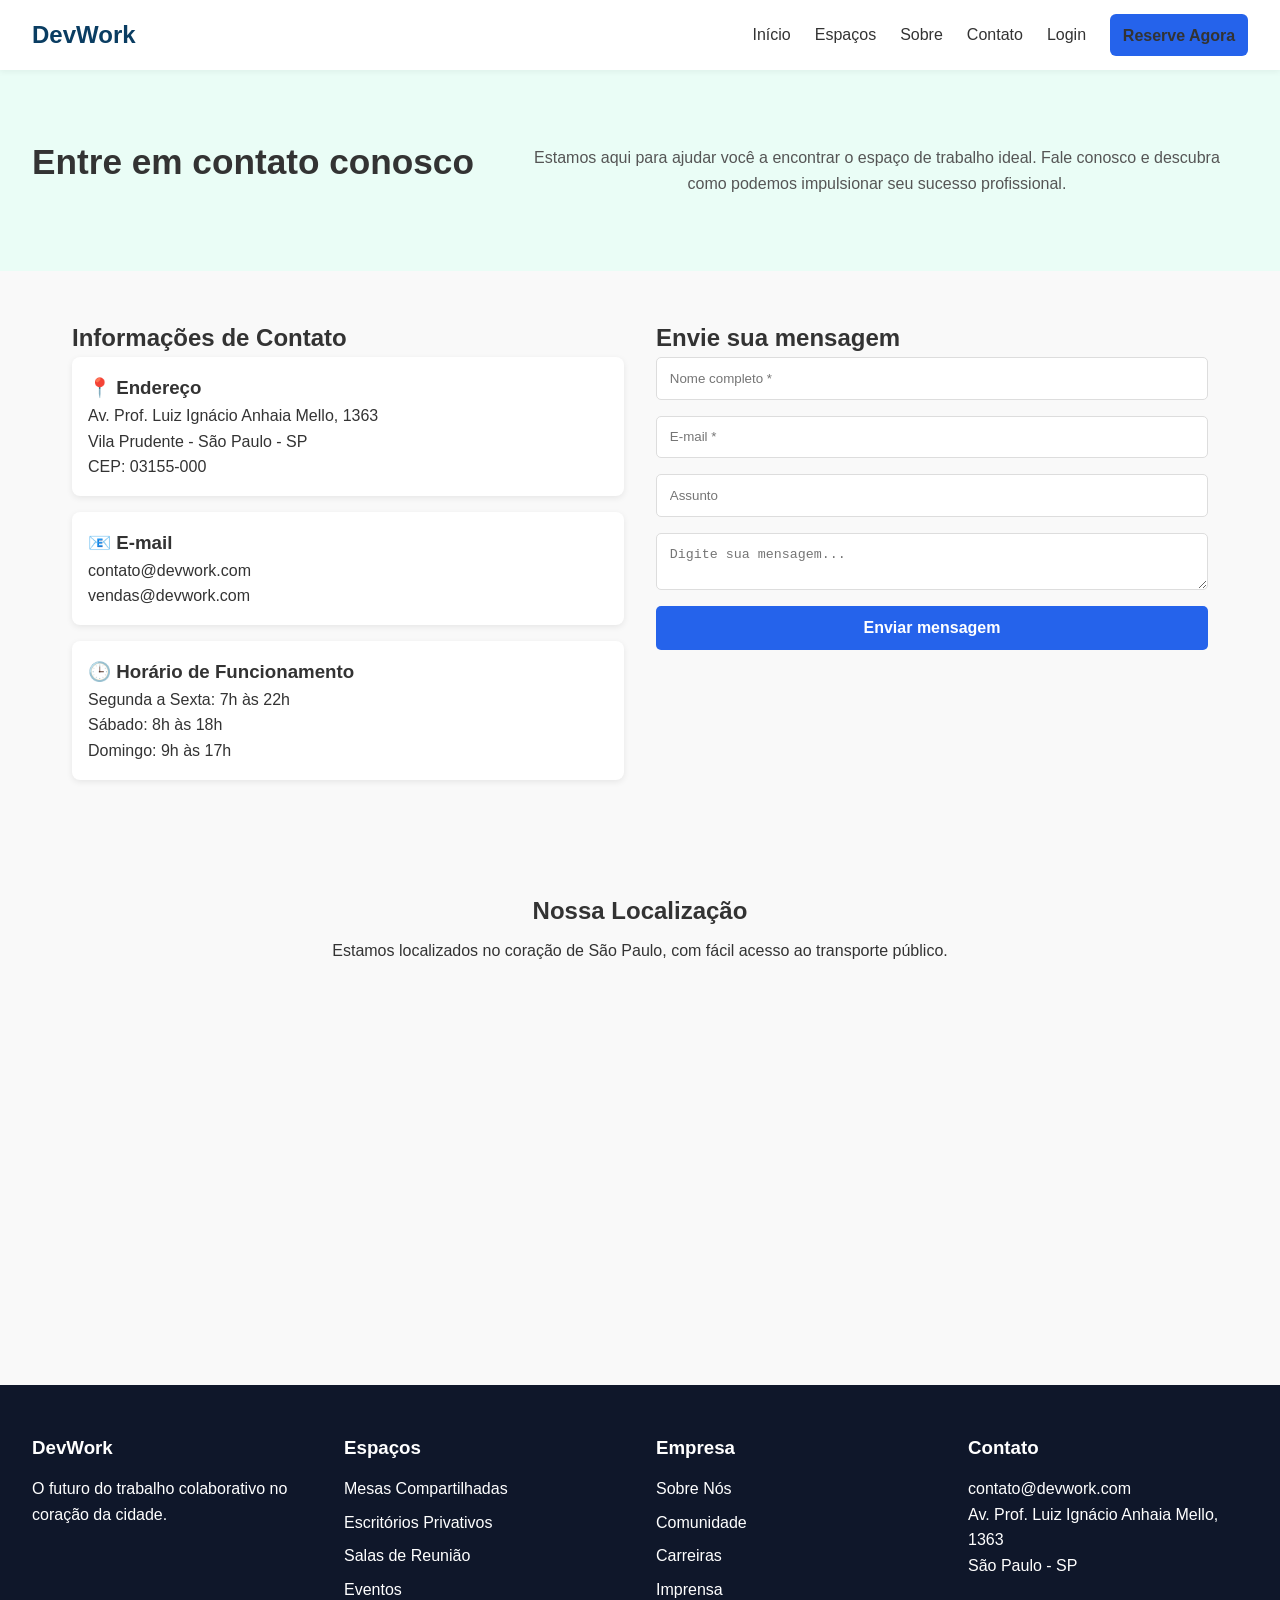
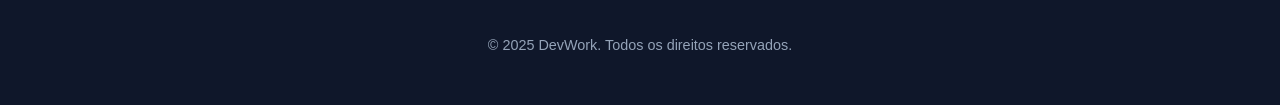
<file: contato.html>
<!DOCTYPE html>
<html lang="pt-BR">
<head>
  <meta charset="UTF-8">
  <meta name="viewport" content="width=device-width, initial-scale=1.0">
  <title>Contato - DevWork Coworking</title>
  <link rel="stylesheet" href="style.css">
</head>
<body>
  <!-- ===== NAVBAR ===== -->
  <header class="navbar">
    <div class="logo">DevWork</div>
    <nav>
      <ul>
        <li><a href="index.html">Início</a></li>
        <li><a href="espacos.html">Espaços</a></li>
        <li><a href="sobre.html">Sobre</a></li>
        <li><a href="contato.html" class="active">Contato</a></li>
        <li><a href="login.html" class="btn-login">Login</a></li>
        <li><a href="reservar.html" class="btn-primary">Reserve Agora</a></li>
      </ul>
    </nav>
  </header>

  <!-- ===== HERO CONTATO ===== -->
  <section class="hero hero-contato">
    <h1>Entre em contato conosco</h1>
    <p>Estamos aqui para ajudar você a encontrar o espaço de trabalho ideal.  
    Fale conosco e descubra como podemos impulsionar seu sucesso profissional.</p>
  </section>

  <!-- ===== SEÇÃO DE CONTATO ===== -->
  <section class="contato-info">
    <div class="info-box">
      <h2>Informações de Contato</h2>
      <div class="card">
        <h3>📍 Endereço</h3>
        <p>Av. Prof. Luiz Ignácio Anhaia Mello, 1363</p>
        <p>Vila Prudente - São Paulo - SP</p>
        <p>CEP: 03155-000</p>
      </div>
      <div class="card">
        <h3>📧 E-mail</h3>
        <p>contato@devwork.com</p>
        <p>vendas@devwork.com</p>
      </div>
      <div class="card">
        <h3>🕒 Horário de Funcionamento</h3>
        <p>Segunda a Sexta: 7h às 22h</p>
        <p>Sábado: 8h às 18h</p>
        <p>Domingo: 9h às 17h</p>
      </div>
    </div>

    <!-- FORMULÁRIO -->
    <div class="form-box">
      <h2>Envie sua mensagem</h2>
      <form>
        <input type="text" name="nome" placeholder="Nome completo *" required>
        <input type="email" name="email" placeholder="E-mail *" required>
        <input type="text" name="assunto" placeholder="Assunto">
        <textarea name="mensagem" placeholder="Digite sua mensagem..." required></textarea>
        <button type="submit" class="btn-primary">Enviar mensagem</button>
      </form>
    </div>
  </section>

  <!-- ===== MAPA ===== -->
  <section class="mapa">
    <h2>Nossa Localização</h2>
    <p>Estamos localizados no coração de São Paulo, com fácil acesso ao transporte público.</p>
    <iframe src="https://www.google.com/maps?q=Av.+Prof.+Luiz+Ignácio+Anhaia+Mello,+1363,+São+Paulo&output=embed" width="100%" height="350" style="border:0;" allowfullscreen="" loading="lazy"></iframe>
  </section>

  <!-- ===== FOOTER ===== -->
  <footer>
    <div class="footer-grid">
      <div>
        <h3>DevWork</h3>
        <p>O futuro do trabalho colaborativo no coração da cidade.</p>
      </div>
      <div>
        <h3>Espaços</h3>
        <ul>
          <li>Mesas Compartilhadas</li>
          <li>Escritórios Privativos</li>
          <li>Salas de Reunião</li>
          <li>Eventos</li>
        </ul>
      </div>
      <div>
        <h3>Empresa</h3>
        <ul>
          <li>Sobre Nós</li>
          <li>Comunidade</li>
          <li>Carreiras</li>
          <li>Imprensa</li>
        </ul>
      </div>
      <div>
        <h3>Contato</h3>
        <p>contato@devwork.com</p>
        <p>Av. Prof. Luiz Ignácio Anhaia Mello, 1363</p>
        <p>São Paulo - SP</p>
      </div>
    </div>
    <p class="copy">© 2025 DevWork. Todos os direitos reservados.</p>
  </footer>
</body>
</html>
</file>
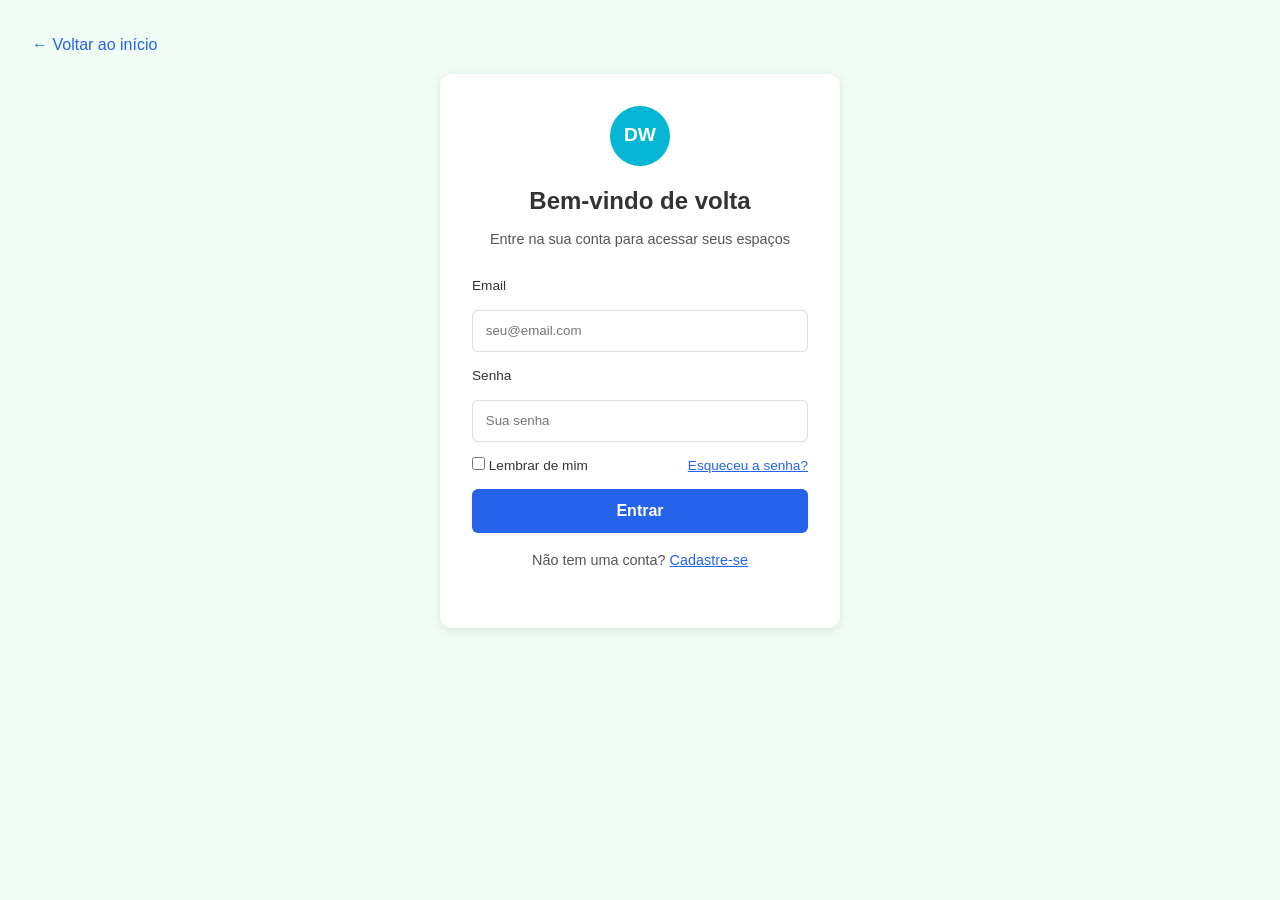
<file: login.html>
<!DOCTYPE html>
<html lang="pt-BR">
<head>
  <meta charset="UTF-8">
  <meta name="viewport" content="width=device-width, initial-scale=1.0">
  <title>Login - DevWork</title>
  <link rel="stylesheet" href="style.css">
</head>
<body class="auth-body">
  <a href="index.html" class="back-link">← Voltar ao início</a>

  <div class="auth-container">
    <div class="logo-circle">DW</div>
    <h2>Bem-vindo de volta</h2>
    <p>Entre na sua conta para acessar seus espaços</p>

    <form>
      <label>Email</label>
      <input type="email" placeholder="seu@email.com" required>

      <label>Senha</label>
      <input type="password" placeholder="Sua senha" required>

      <div class="options">
        <label><input type="checkbox"> Lembrar de mim</label>
        <a href="#">Esqueceu a senha?</a>
      </div>

      <button type="submit" class="btn-primary">Entrar</button>
    </form>

    <p class="switch">Não tem uma conta? <a href="signup.html">Cadastre-se</a></p>
  </div>
</body>
</html>
</file>
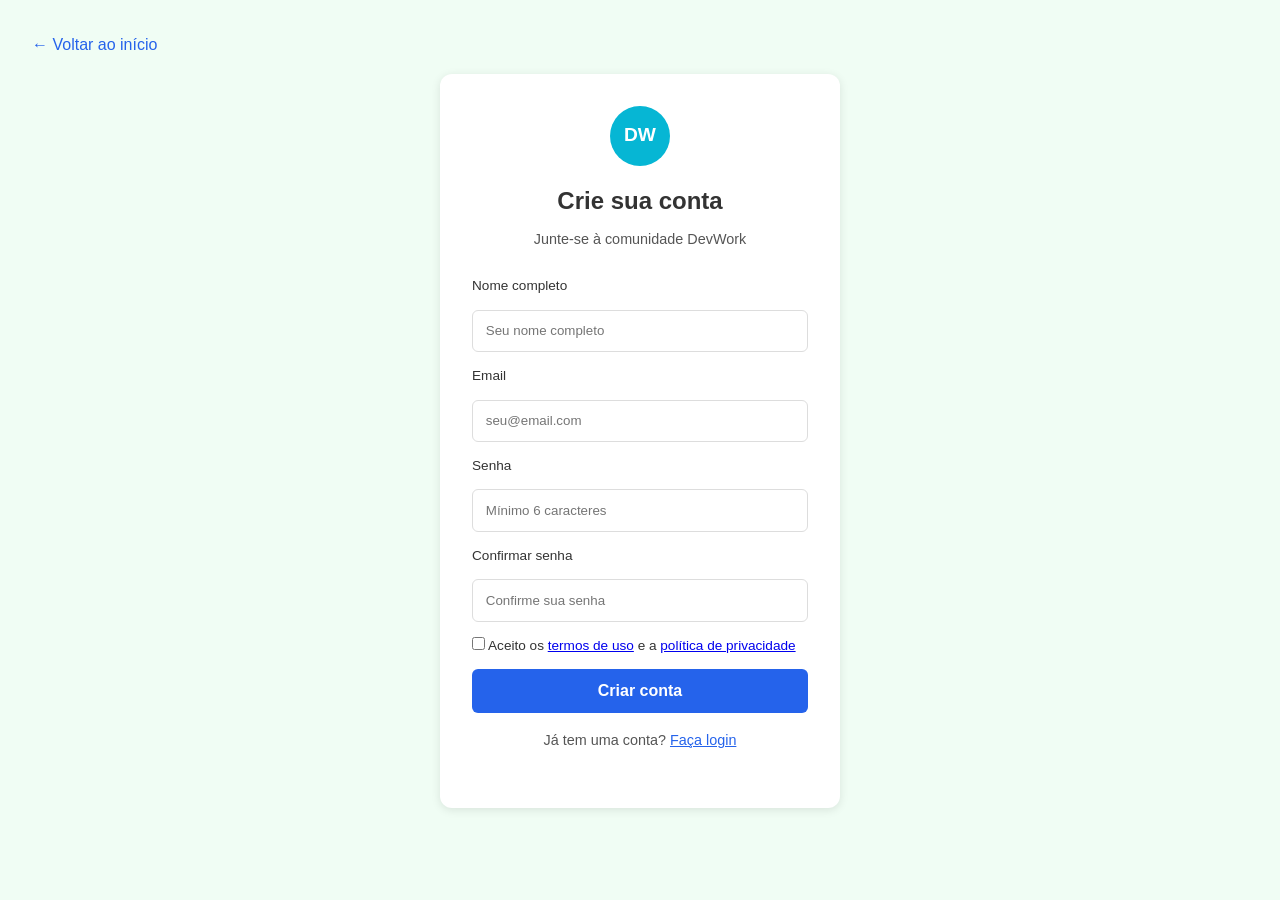
<file: signup.html>
<!DOCTYPE html>
<html lang="pt-BR">
<head>
  <meta charset="UTF-8">
  <meta name="viewport" content="width=device-width, initial-scale=1.0">
  <title>Cadastro - DevWork</title>
  <link rel="stylesheet" href="style.css">
</head>
<body class="auth-body">
  <a href="index.html" class="back-link">← Voltar ao início</a>

  <div class="auth-container">
    <div class="logo-circle">DW</div>
    <h2>Crie sua conta</h2>
    <p>Junte-se à comunidade DevWork</p>

    <form>
      <label>Nome completo</label>
      <input type="text" placeholder="Seu nome completo" required>

      <label>Email</label>
      <input type="email" placeholder="seu@email.com" required>

      <label>Senha</label>
      <input type="password" placeholder="Mínimo 6 caracteres" required>

      <label>Confirmar senha</label>
      <input type="password" placeholder="Confirme sua senha" required>

      <label class="checkbox">
        <input type="checkbox" required>
        Aceito os <a href="#">termos de uso</a> e a <a href="#">política de privacidade</a>
      </label>

      <button type="submit" class="btn-primary">Criar conta</button>
    </form>

    <p class="switch">Já tem uma conta? <a href="login.html">Faça login</a></p>
  </div>
</body>
</html>
</file>
<file: style.css>
/* ===== RESET ===== */
* { margin: 0; padding: 0; box-sizing: border-box; }
body { font-family: Arial, sans-serif; background: #f9f9f9; color: #333; line-height: 1.6; }

/* ===== NAVBAR ===== */
.navbar { display: flex; justify-content: space-between; align-items: center; padding: 1rem 2rem; background: #fff; box-shadow: 0 2px 6px rgba(0,0,0,0.05); position: sticky; top: 0; }
.navbar .logo { font-size: 1.5rem; font-weight: bold; color: #0a3d62; }
.navbar ul { list-style: none; display: flex; gap: 1.5rem; }
.navbar ul li a { text-decoration: none; color: #333; transition: 0.3s; }
.navbar ul li a:hover { color: #0a3d62; }
.btn-primary { background: #2563eb; color: #fff; padding: 0.6rem 1.2rem; border-radius: 6px; text-decoration: none; font-weight: bold; }
.btn-secondary { background: #e5e7eb; color: #333; padding: 0.6rem 1.2rem; border-radius: 6px; text-decoration: none; }

/* ===== HERO ===== */
.hero { display: flex; justify-content: space-between; align-items: center; padding: 4rem 2rem; gap: 2rem; background: #f0fdfa; }
.hero-text { flex: 1; }
.hero-text h1 { font-size: 2.5rem; margin: 1rem 0; }
.hero-text p { margin-bottom: 1rem; }
.hero-buttons { display: flex; gap: 1rem; margin-bottom: 1rem; }
.hero-info { font-size: 0.9rem; color: #555; display: flex; gap: 1rem; }
.hero-img { flex: 1; position: relative; }
.hero-img img { width: 100%; border-radius: 10px; box-shadow: 0 4px 12px rgba(0,0,0,0.1); }
.hero-img .status { position: absolute; top: 10px; right: 10px; background: #fff; padding: 0.3rem 0.8rem; border-radius: 20px; font-size: 0.8rem; }

/* ===== BENEFÍCIOS ===== */
.benefits { padding: 3rem 2rem; text-align: center; }
.benefits h2 { margin-bottom: 0.5rem; }
.benefits p { margin-bottom: 2rem; }
.card-container { display: grid; grid-template-columns: repeat(auto-fit,minmax(200px,1fr)); gap: 1.5rem; }
.card { background: #fff; padding: 1.5rem; border-radius: 8px; box-shadow: 0 2px 6px rgba(0,0,0,0.05); }

/* ===== ESPAÇOS ===== */
.espacos { padding: 3rem 2rem; text-align: center; }
.espacos-container { display: flex; flex-wrap: wrap; gap: 2rem; align-items: center; margin-top: 2rem; }
.espacos-lista { flex: 1; display: flex; flex-direction: column; gap: 1rem; }
.espaco { background: #fff; padding: 1rem; border-radius: 6px; box-shadow: 0 2px 6px rgba(0,0,0,0.05); display: flex; justify-content: space-between; align-items: center; }
.espaco span { font-weight: bold; background: #2563eb; color: #fff; padding: 0.3rem 0.6rem; border-radius: 50%; margin-right: 0.5rem; }
.espacos-img { flex: 1; }
.espacos-img img { width: 100%; border-radius: 8px; }

/* ===== CTA ===== */
.cta { background: linear-gradient(to right, #2563eb, #0ea5e9); color: #fff; text-align: center; padding: 3rem 2rem; }
.cta h2 { margin-bottom: 0.5rem; }

/* ===== FOOTER ===== */
footer { background: #0f172a; color: #fff; padding: 3rem 2rem; }
.footer-grid { display: grid; grid-template-columns: repeat(auto-fit, minmax(200px,1fr)); gap: 2rem; margin-bottom: 1.5rem; }
footer h3, footer h4 { margin-bottom: 0.8rem; }
footer ul { list-style: none; padding: 0; }
footer ul li { margin-bottom: 0.5rem; }
footer p.copy { text-align: center; font-size: 0.9rem; color: #94a3b8; }


/* ===== HERO CONTATO ===== */
.hero-contato {
  background: #eafdf6;
  text-align: center;
  padding: 4rem 2rem;
}
.hero-contato h1 {
  font-size: 2.2rem;
  margin-bottom: 1rem;
}
.hero-contato p {
  color: #555;
  max-width: 700px;
  margin: 0 auto;
}

/* ===== SEÇÃO CONTATO ===== */
.contato-info {
  display: flex;
  gap: 2rem;
  padding: 3rem 2rem;
  max-width: 1200px;
  margin: auto;
}
.info-box, .form-box {
  flex: 1;
}
.info-box .card {
  background: #fff;
  padding: 1rem;
  border-radius: 8px;
  box-shadow: 0 2px 6px rgba(0,0,0,0.08);
  margin-bottom: 1rem;
}
.form-box form {
  display: flex;
  flex-direction: column;
  gap: 1rem;
}
.form-box input, .form-box textarea {
  padding: 0.8rem;
  border: 1px solid #ddd;
  border-radius: 5px;
}
.form-box button {
  background: #2563eb;
  color: #fff;
  padding: 0.8rem;
  border: none;
  border-radius: 5px;
  cursor: pointer;
}
.form-box button:hover {
  background: #1e4ed8;
}

/* ===== MAPA ===== */
.mapa {
  text-align: center;
  padding: 3rem 2rem;
}
.mapa h2 {
  margin-bottom: 0.5rem;
}
.mapa iframe {
  margin-top: 1rem;
  border-radius: 10px;
}

/* ===== HERO ESPAÇOS ===== */
.hero-espacos {
  text-align: center;
  padding: 3rem 2rem;
  background: #f9fdfb;
}

/* ===== CONTAINER ===== */
.espacos-container {
  display: flex;
  gap: 2rem;
  padding: 2rem;
  max-width: 1200px;
  margin: auto;
}

/* FILTROS */
.filtros {
  width: 250px;
  background: #fff;
  padding: 1rem;
  border-radius: 8px;
  box-shadow: 0 2px 6px rgba(0,0,0,0.1);
}
.filtros h3 { margin-bottom: 1rem; }
.filtros label { display: block; margin: 0.8rem 0 0.3rem; font-weight: bold; }
.filtros input, .filtros select {
  width: 100%;
  padding: 0.5rem;
  border: 1px solid #ddd;
  border-radius: 5px;
}

/* LISTA */
.espacos-lista {
  flex: 1;
  display: grid;
  grid-template-columns: repeat(auto-fill, minmax(280px, 1fr));
  gap: 1.5rem;
}

/* CARD */
.espaco-card {
  background: #fff;
  border-radius: 10px;
  box-shadow: 0 2px 8px rgba(0,0,0,0.08);
  padding: 1rem;
  display: flex;
  flex-direction: column;
}
.espaco-card img {
  width: 100%;
  height: 150px;
  object-fit: cover;
  border-radius: 8px;
  margin-bottom: 1rem;
}
.espaco-card h3 { margin-bottom: 0.5rem; }
.espaco-card .tags span {
  background: #f1f5f9;
  padding: 0.3rem 0.6rem;
  border-radius: 5px;
  font-size: 0.8rem;
  margin-right: 0.3rem;
}
.preco {
  font-size: 1.2rem;
  font-weight: bold;
  margin: 0.8rem 0;
}
.card-actions {
  margin-top: auto;
  display: flex;
  gap: 0.5rem;
}
.btn-outline {
  border: 1px solid #2563eb;
  background: transparent;
  color: #2563eb;
  padding: 0.5rem 1rem;
  border-radius: 5px;
  cursor: pointer;
}
.btn-outline:hover { background: #eff6ff; }
.btn-primary {
  background: #2563eb;
  color: #fff;
  padding: 0.5rem 1rem;
  border: none;
  border-radius: 5px;
  cursor: pointer;
}
.btn-primary:hover { background: #1e4ed8; }
.btn-disabled {
  background: #e5e7eb;
  color: #6b7280;
  padding: 0.5rem 1rem;
  border-radius: 5px;
  cursor: not-allowed;
}

/* ===== HERO SOBRE ===== */
.hero-sobre {
  background: #eafdf6;
  text-align: center;
  padding: 4rem 2rem;
}
.hero-sobre .tag {
  display: inline-block;
  background: #bbf7d0;
  color: #047857;
  padding: 0.3rem 0.8rem;
  border-radius: 15px;
  font-size: 0.8rem;
  margin-bottom: 1rem;
}
.hero-sobre h1 { font-size: 2.2rem; margin-bottom: 1rem; }

/* ===== MVV ===== */
.mvv {
  display: flex;
  gap: 2rem;
  justify-content: center;
  padding: 3rem 2rem;
}
.mvv .card {
  background: #fff;
  flex: 1;
  padding: 1.5rem;
  border-radius: 10px;
  box-shadow: 0 2px 8px rgba(0,0,0,0.08);
  text-align: center;
}

/* ===== JORNADA ===== */
.jornada {
  display: flex;
  align-items: center;
  gap: 2rem;
  padding: 3rem 2rem;
  max-width: 1200px;
  margin: auto;
}
.jornada ul { margin-top: 1rem; }
.jornada li { margin-bottom: 0.5rem; }
.jornada-img img { width: 100%; border-radius: 10px; }

/* ===== EQUIPE ===== */
.equipe { text-align: center; padding: 3rem 2rem; }
.equipe-grid {
  display: flex;
  gap: 2rem;
  justify-content: center;
  margin-top: 2rem;
}
.equipe-grid .card {
  background: #fff;
  padding: 1rem;
  border-radius: 10px;
  box-shadow: 0 2px 8px rgba(0,0,0,0.08);
  max-width: 250px;
}
.equipe-grid img {
  width: 100%;
  height: 200px;
  object-fit: cover;
  border-radius: 8px;
  margin-bottom: 1rem;
}

/* ===== COMPROMISSO ===== */
.sustentavel {
  text-align: center;
  background: #f0fdf4;
  padding: 3rem 2rem;
}
.sustentavel .indicadores {
  display: flex;
  justify-content: center;
  gap: 2rem;
  margin-top: 1.5rem;
}
.sustentavel .indicadores div {
  background: #fff;
  padding: 1rem 2rem;
  border-radius: 10px;
  box-shadow: 0 2px 6px rgba(0,0,0,0.08);
}

/* ===== CTA ===== */
.cta {
  text-align: center;
  padding: 3rem 2rem;
  background: linear-gradient(90deg,#2563eb,#059669);
  color: #fff;
}
.cta a {
  margin: 0.5rem;
  display: inline-block;
}

/* ===== PÁGINAS DE LOGIN / CADASTRO ===== */
.auth-body {
  background: #f0fdf4;
  font-family: Arial, sans-serif;
  display: flex;
  flex-direction: column;
  align-items: center;
  padding: 2rem;
}

.back-link {
  align-self: flex-start;
  margin-bottom: 1rem;
  color: #2563eb;
  text-decoration: none;
}
.back-link:hover { text-decoration: underline; }

.auth-container {
  background: #fff;
  padding: 2rem;
  border-radius: 12px;
  box-shadow: 0 2px 10px rgba(0,0,0,0.1);
  max-width: 400px;
  width: 100%;
  text-align: center;
}
.logo-circle {
  width: 60px;
  height: 60px;
  margin: auto;
  background: #06b6d4;
  color: #fff;
  border-radius: 50%;
  display: flex;
  align-items: center;
  justify-content: center;
  font-weight: bold;
  font-size: 1.2rem;
  margin-bottom: 1rem;
}
.auth-container h2 { margin-bottom: 0.5rem; }
.auth-container p { color: #555; font-size: 0.9rem; margin-bottom: 1.5rem; }

.auth-container form {
  display: flex;
  flex-direction: column;
  gap: 0.8rem;
  text-align: left;
}
.auth-container label { font-size: 0.85rem; color: #333; }
.auth-container input {
  padding: 0.8rem;
  border: 1px solid #ddd;
  border-radius: 6px;
}
.options {
  display: flex;
  justify-content: space-between;
  align-items: center;
}
.options a { font-size: 0.85rem; color: #2563eb; }

.btn-primary {
  background: #2563eb;
  color: #fff;
  border: none;
  border-radius: 6px;
  padding: 0.8rem;
  cursor: pointer;
  font-size: 1rem;
}
.btn-primary:hover { background: #1e4ed8; }

.credenciais {
  background: #f9fafb;
  padding: 0.8rem;
  border-radius: 8px;
  margin-top: 1rem;
  font-size: 0.85rem;
  text-align: left;
}
.credenciais.admin {
  background: #fff7ed;
  border: 1px solid #fbbf24;
}

.switch {
  margin-top: 1rem;
  font-size: 0.9rem;
}
.switch a { color: #2563eb; }
</file>
